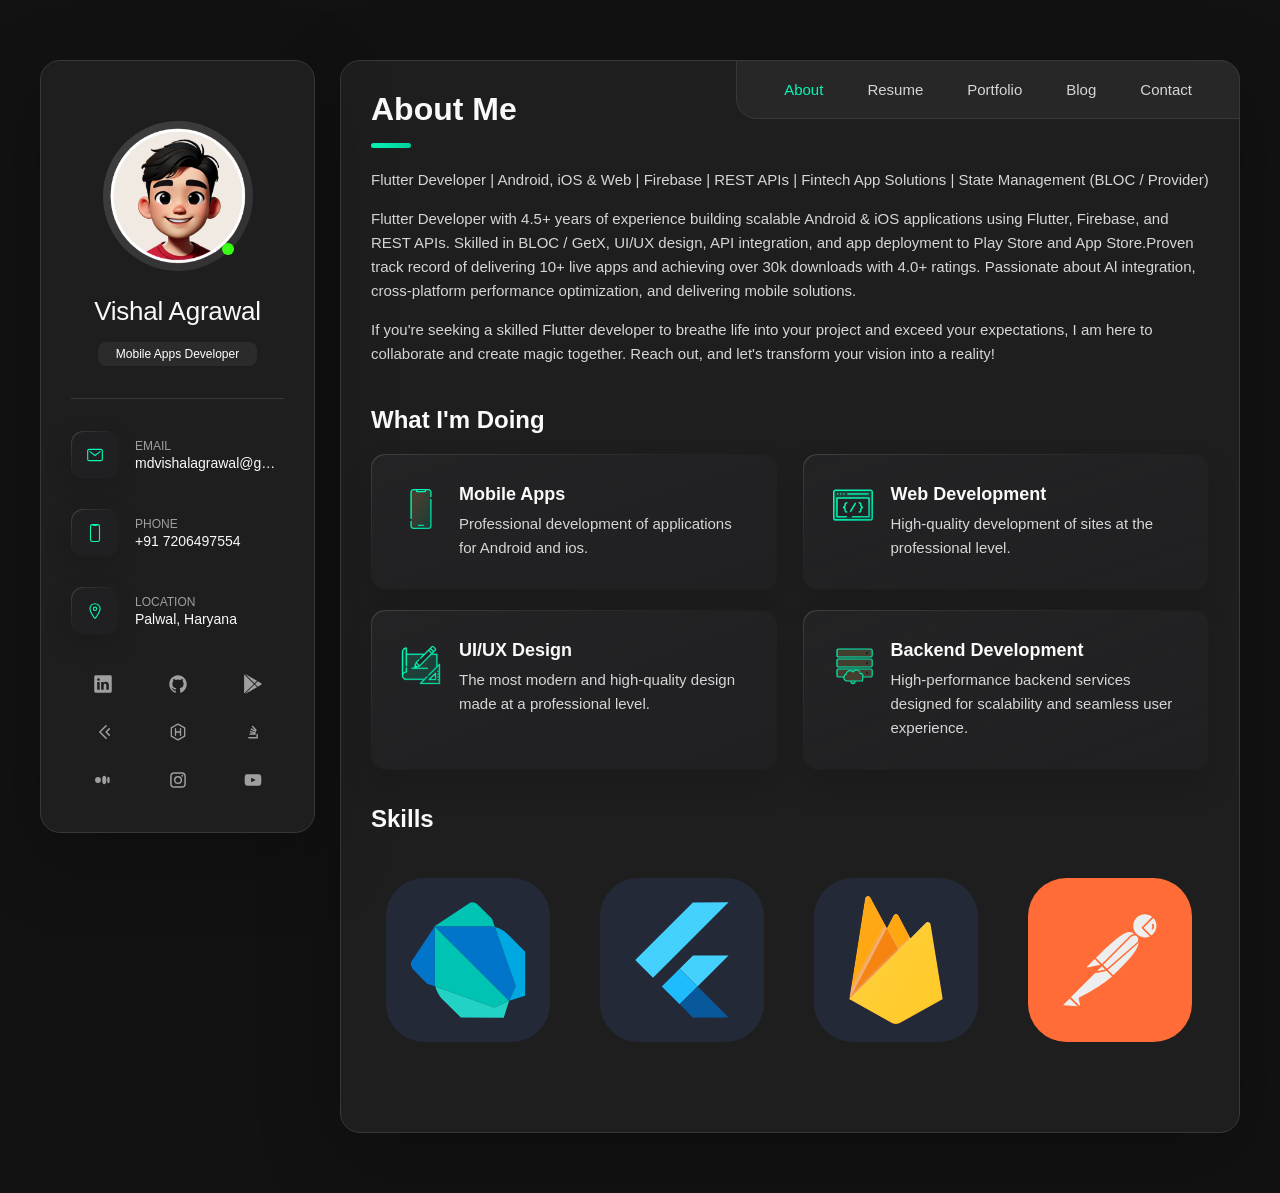
<file: index.html>
<html lang="en">
   <head>
      <meta charset="UTF-8">
      <link rel="icon" type="image/png" href="./assets/images/my-avatar.png">
      <meta name="viewport" content="width=device-width, initial-scale=1.0">
      <title>Vishal's Personal Portfolio</title>
      <script type="module" crossorigin="" src="./assets/index-DvMZjxsJ.js"></script>
      <link rel="stylesheet" crossorigin="" href="./assets/index-D-4-gm_i.css">
   </head>
   <body>
      <div id="app">
         <main>
            <aside class="sidebar " data-sidebar="true">
               <div class="sidebar-info">
                  <a href="/assets/images/vishu.png" target="_blank" rel="noopener noreferrer" title="Click me!">
                     <figure class="avatar-box"><img alt="Vishal Agrawal" width="80" src="/assets/images/my-avatar.png"><span class="active-status" title="Available for work!"></span></figure>
                  </a>
                  <div class="info-content">
                     <h1 class="name" title="Vishal Agrawal">Vishal Agrawal</h1>
                     <p class="title">Mobile Apps Developer</p>
                  </div>
                  <button class="info_more-btn" data-sidebar-btn="true">
                     <span>Show Contacts</span>
                     <svg stroke="currentColor" fill="currentColor" stroke-width="0" viewBox="0 0 512 512" height="1em" width="1em" xmlns="http://www.w3.org/2000/svg">
                        <path fill="none" stroke-linecap="round" stroke-linejoin="round" stroke-width="48" d="m112 184 144 144 144-144"></path>
                     </svg>
                  </button>
               </div>
               <div class="sidebar-info_more">
                  <div class="separator"></div>
                  <ul class="contacts-list">
                     <li class="contact-item">
                        <div class="icon-box">
                           <svg stroke="currentColor" fill="currentColor" stroke-width="0" viewBox="0 0 512 512" height="1em" width="1em" xmlns="http://www.w3.org/2000/svg">
                              <rect width="416" height="320" x="48" y="96" fill="none" stroke-linecap="round" stroke-linejoin="round" stroke-width="32" rx="40" ry="40"></rect>
                              <path fill="none" stroke-linecap="round" stroke-linejoin="round" stroke-width="32" d="m112 160 144 112 144-112"></path>
                           </svg>
                        </div>
                        <div class="contact-info">
                           <p class="contact-title">Email</p>
                           <a href="mailto:mdvishalagrawal@gmail.com" class="contact-link">mdvishalagrawal@gmail.com</a>
                        </div>
                     </li>
                     <li class="contact-item">
                        <div class="icon-box">
                           <svg stroke="currentColor" fill="currentColor" stroke-width="0" viewBox="0 0 512 512" height="1em" width="1em" xmlns="http://www.w3.org/2000/svg">
                              <rect width="256" height="480" x="128" y="16" fill="none" stroke-linecap="round" stroke-linejoin="round" stroke-width="32" rx="48" ry="48"></rect>
                              <path fill="none" stroke-linecap="round" stroke-linejoin="round" stroke-width="32" d="M176 16h24a8 8 0 0 1 8 8h0a16 16 0 0 0 16 16h64a16 16 0 0 0 16-16h0a8 8 0 0 1 8-8h24"></path>
                           </svg>
                        </div>
                        <div class="contact-info">
                           <p class="contact-title">Phone</p>
                           <a href="https://wa.me/917206497554" target="_blank" class="contact-link">+91 7206497554</a>
                        </div>
                     </li>
                     <li class="contact-item">
                        <div class="icon-box">
                           <svg stroke="currentColor" fill="currentColor" stroke-width="0" viewBox="0 0 512 512" height="1em" width="1em" xmlns="http://www.w3.org/2000/svg">
                              <path fill="none" stroke-linecap="round" stroke-linejoin="round" stroke-width="32" d="M256 48c-79.5 0-144 61.39-144 137 0 87 96 224.87 131.25 272.49a15.77 15.77 0 0 0 25.5 0C304 409.89 400 272.07 400 185c0-75.61-64.5-137-144-137z"></path>
                              <circle cx="256" cy="192" r="48" fill="none" stroke-linecap="round" stroke-linejoin="round" stroke-width="32"></circle>
                           </svg>
                        </div>
                        <div class="contact-info">
                           <p class="contact-title">Location</p>
                           <a href="https://www.google.com/maps/place/Palwal,+Haryana" target="_blank" class="contact-link">Palwal, Haryana</a>
                        </div>
                     </li>
                  </ul>
                  <div class="separator"></div>
                  <ul class="social-list">
                     <li class="social-item">
                        <a href="https://www.linkedin.com/in/vishalagrawal246/" target="_blank" class="social-link" aria-label="LinkedIn">
                           <svg stroke="currentColor" fill="currentColor" stroke-width="0" viewBox="0 0 512 512" height="1em" width="1em" xmlns="http://www.w3.org/2000/svg">
                              <path d="M444.17 32H70.28C49.85 32 32 46.7 32 66.89v374.72C32 461.91 49.85 480 70.28 480h373.78c20.54 0 35.94-18.21 35.94-38.39V66.89C480.12 46.7 464.6 32 444.17 32zm-273.3 373.43h-64.18V205.88h64.18zM141 175.54h-.46c-20.54 0-33.84-15.29-33.84-34.43 0-19.49 13.65-34.42 34.65-34.42s33.85 14.82 34.31 34.42c-.01 19.14-13.31 34.43-34.66 34.43zm264.43 229.89h-64.18V296.32c0-26.14-9.34-44-32.56-44-17.74 0-28.24 12-32.91 23.69-1.75 4.2-2.22 9.92-2.22 15.76v113.66h-64.18V205.88h64.18v27.77c9.34-13.3 23.93-32.44 57.88-32.44 42.13 0 74 27.77 74 87.64z"></path>
                           </svg>
                        </a>
                     </li>
                     <li class="social-item">
                        <a href="https://github.com/vishalagrawal246" target="_blank" class="social-link" aria-label="GitHub">
                           <svg stroke="currentColor" fill="currentColor" stroke-width="0" viewBox="0 0 512 512" height="1em" width="1em" xmlns="http://www.w3.org/2000/svg">
                              <path d="M256 32C132.3 32 32 134.9 32 261.7c0 101.5 64.2 187.5 153.2 217.9a17.56 17.56 0 0 0 3.8.4c8.3 0 11.5-6.1 11.5-11.4 0-5.5-.2-19.9-.3-39.1a102.4 102.4 0 0 1-22.6 2.7c-43.1 0-52.9-33.5-52.9-33.5-10.2-26.5-24.9-33.6-24.9-33.6-19.5-13.7-.1-14.1 1.4-14.1h.1c22.5 2 34.3 23.8 34.3 23.8 11.2 19.6 26.2 25.1 39.6 25.1a63 63 0 0 0 25.6-6c2-14.8 7.8-24.9 14.2-30.7-49.7-5.8-102-25.5-102-113.5 0-25.1 8.7-45.6 23-61.6-2.3-5.8-10-29.2 2.2-60.8a18.64 18.64 0 0 1 5-.5c8.1 0 26.4 3.1 56.6 24.1a208.21 208.21 0 0 1 112.2 0c30.2-21 48.5-24.1 56.6-24.1a18.64 18.64 0 0 1 5 .5c12.2 31.6 4.5 55 2.2 60.8 14.3 16.1 23 36.6 23 61.6 0 88.2-52.4 107.6-102.3 113.3 8 7.1 15.2 21.1 15.2 42.5 0 30.7-.3 55.5-.3 63 0 5.4 3.1 11.5 11.4 11.5a19.35 19.35 0 0 0 4-.4C415.9 449.2 480 363.1 480 261.7 480 134.9 379.7 32 256 32z"></path>
                           </svg>
                        </a>
                     </li>
                     <li class="social-item">
                        <a href="https://play.google.com/store/apps/dev?id=5155303935666217732" target="_blank" class="social-link" aria-label="Play Console">
                           <svg stroke="currentColor" fill="currentColor" stroke-width="0" viewBox="5 2 41 46" height="1em" width="1em" xmlns="http://www.w3.org/2000/svg">
                              <path d="M 7.125 2 L 28.78125 23.5 L 34.71875 17.5625 L 8.46875 2.40625 C 8.03125 2.152344 7.5625 2.011719 7.125 2 Z M 5.3125 3 C 5.117188 3.347656 5 3.757813 5 4.21875 L 5 46 C 5 46.335938 5.070313 46.636719 5.1875 46.90625 L 27.34375 24.90625 Z M 36.53125 18.59375 L 30.1875 24.90625 L 36.53125 31.1875 L 44.28125 26.75 C 45.382813 26.113281 45.539063 25.304688 45.53125 24.875 C 45.519531 24.164063 45.070313 23.5 44.3125 23.09375 C 43.652344 22.738281 38.75 19.882813 36.53125 18.59375 Z M 28.78125 26.3125 L 6.9375 47.96875 C 7.300781 47.949219 7.695313 47.871094 8.0625 47.65625 C 8.917969 47.160156 26.21875 37.15625 26.21875 37.15625 L 34.75 32.25 Z"></path>
                           </svg>
                        </a>
                     </li>
                     <li class="social-item">
                        <a href="https://leetcode.com/u/kaka1996/" target="_blank" class="social-link" aria-label="LeetCode">
                           <svg stroke="currentColor" fill="none" stroke-width="1.8" viewBox="0 0 24 24" height="1em" width="1em" xmlns="http://www.w3.org/2000/svg">
                              <path d="M15.75 4.5 8.25 12l7.5 7.5" stroke-linecap="round" stroke-linejoin="round"></path>
                              <path d="M19.5 8.25 15.75 12l3.75 3.75" stroke-linecap="round" stroke-linejoin="round"></path>
                           </svg>
                        </a>
                     </li>
                     <li class="social-item">
                        <a href="https://www.hackerrank.com/profile/kaka1996" target="_blank" class="social-link" aria-label="HackerRank">
                           <svg stroke="currentColor" fill="none" stroke-width="1.6" viewBox="0 0 24 24" height="1em" width="1em" xmlns="http://www.w3.org/2000/svg">
                              <path d="M12 2.5 4 7v10l8 4.5 8-4.5V7L12 2.5Z" stroke-linejoin="round"></path>
                              <path d="M9 8v8M15 8v8M9 12h6" stroke-linecap="round"></path>
                           </svg>
                        </a>
                     </li>
                     <li class="social-item">
                        <a href="https://stackoverflow.com/users/9194671/vishal-agrawal" target="_blank" class="social-link" aria-label="Stack Overflow">
                           <svg stroke="currentColor" fill="none" stroke-width="1.7" viewBox="0 0 24 24" height="1em" width="1em" xmlns="http://www.w3.org/2000/svg">
                              <path d="M7 19h10v-4M8.5 14.5h6M9 11.5l5.5 1.5M10 8.5l5 2.5M11.5 5.5l4 4" stroke-linecap="round"></path>
                           </svg>
                        </a>
                     </li>
                     <li class="social-item">
                        <a href="https://medium.com/@vishuapps" target="_blank" class="social-link" aria-label="Medium">
                           <svg stroke="currentColor" fill="currentColor" stroke-width="0" viewBox="0 0 24 24" height="1em" width="1em" xmlns="http://www.w3.org/2000/svg">
                              <circle cx="6" cy="12" r="3.5"></circle>
                              <ellipse cx="13.5" cy="12" rx="2.5" ry="5"></ellipse>
                              <ellipse cx="18.5" cy="12" rx="1.5" ry="4"></ellipse>
                           </svg>
                        </a>
                     </li>
                     <li class="social-item">
                        <a href="https://www.instagram.com/vishu_apps/" target="_blank" class="social-link" aria-label="Instagram">
                           <svg stroke="currentColor" fill="none" stroke-width="1.8" viewBox="0 0 24 24" height="1em" width="1em" xmlns="http://www.w3.org/2000/svg">
                              <rect x="3.5" y="3.5" width="17" height="17" rx="4"></rect>
                              <circle cx="12" cy="12" r="4"></circle>
                              <circle cx="17.2" cy="6.8" r="1.1" fill="currentColor" stroke="none"></circle>
                           </svg>
                        </a>
                     </li>
                     <li class="social-item">
                        <a href="https://www.youtube.com/@vishuapps" target="_blank" class="social-link" aria-label="YouTube">
                           <svg stroke="currentColor" fill="currentColor" stroke-width="0" viewBox="0 0 24 24" height="1em" width="1em" xmlns="http://www.w3.org/2000/svg">
                              <path d="M21.8 8s-.2-1.4-.8-2c-.8-.8-1.7-.8-2.1-.9C15.6 5 12 5 12 5s-3.6 0-6.9.1c-.4 0-1.3.1-2.1.9-.6.6-.8 2-.8 2S2 9.6 2 11.2v1.6C2 14.4 2.2 16 2.2 16s.2 1.4.8 2c.8.8 1.9.8 2.4.9 1.7.2 6.6.1 6.6.1s3.6 0 6.9-.1c.4 0 1.3-.1 2.1-.9.6-.6.8-2 .8-2s.2-1.6.2-3.2v-1.6C22 9.6 21.8 8 21.8 8zM9.75 14.7V9.3l5.5 2.7-5.5 2.7z"></path>
                           </svg>
                        </a>
                     </li>
                  </ul>
                  
               </div>
            </aside>
            <div class="main-content">
               <nav class="navbar">
                  <ul class="navbar-list">
                     <li class="navbar-item"><button class="navbar-link active" data-nav-link="true">About</button></li>
                     <li class="navbar-item"><button class="navbar-link " data-nav-link="true">Resume</button></li>
                     <li class="navbar-item"><button class="navbar-link " data-nav-link="true">Portfolio</button></li>
                     <li class="navbar-item"><button class="navbar-link " data-nav-link="true">Blog</button></li>
                     <li class="navbar-item"><button class="navbar-link " data-nav-link="true">Contact</button></li>
                  </ul>
               </nav>
               <article class="about active" data-page="about">
                  <header>
                     <h2 class="h2 article-title">About me</h2>
                  </header>
                  <section class="about-text">
                     <p>Flutter Developer | Android, iOS & Web | Firebase | REST APIs | Fintech App Solutions | State Management (BLOC / Provider)</p>
                     <p>Flutter Developer with 4.5+ years of experience building scalable Android & iOS applications using Flutter, Firebase, and REST APIs. Skilled in BLOC / GetX, UI/UX design, API integration, and app deployment to Play Store and App Store.Proven track record of delivering 10+ live apps and achieving over 30k downloads with 4.0+ ratings. Passionate about Al integration, cross-platform performance optimization, and delivering mobile solutions.</p>
                     <p>If you're seeking a skilled Flutter developer to breathe life into your project and exceed your expectations, I am here to collaborate and create magic together. Reach out, and let's transform your vision into a reality!</p>
                  </section>
                  <section class="service">
                     <h3 class="h3 service-title">What i'm doing</h3>
                     <ul class="service-list">
                        <li class="service-item">
                           <div class="service-icon-box"><img alt="mobile app icon" width="40" src="/assets/images/icon-app.svg"></div>
                           <div class="service-content-box">
                              <h4 class="h4 service-item-title">Mobile Apps</h4>
                              <p class="service-item-text">Professional development of applications for Android and ios.</p>
                           </div>
                        </li>
                        <li class="service-item">
                           <div class="service-icon-box"><img alt="Web development icon" width="40" src="/assets/images/icon-dev.svg"></div>
                           <div class="service-content-box">
                              <h4 class="h4 service-item-title">Web development</h4>
                              <p class="service-item-text">High-quality development of sites at the professional level.</p>
                           </div>
                        </li>
                        <li class="service-item">
                           <div class="service-icon-box"><img alt="design icon" width="40" src="/assets/images/icon-design.svg"></div>
                           <div class="service-content-box">
                              <h4 class="h4 service-item-title">UI/UX Design</h4>
                              <p class="service-item-text">The most modern and high-quality design made at a professional level.</p>
                           </div>
                        </li>
                        <li class="service-item">
                           <div class="service-icon-box"><img alt="camera icon" width="40" src="/assets/images/icon-backend.svg"></div>
                           <div class="service-content-box">
                              <h4 class="h4 service-item-title">Backend Development</h4>
                              <p class="service-item-text">High-performance backend services designed for scalability and seamless user experience.</p>
                           </div>
                        </li>
                     </ul>
                  </section>
                  <section class="clients">
                     <h3 class="h3 clients-title">Skills</h3>
                     <ul class="clients-list has-scrollbar">
                        <li class="clients-item"><a href="https://dart.dev/" target="_blank"><img alt="client logo" src="/assets/skills/Dart.svg" style="filter: none;"></a></li>
                        <li class="clients-item"><a href="https://flutter.dev/" target="_blank"><img alt="client logo" src="/assets/skills/Flutter.svg"></a></li>
                        <li class="clients-item"><a href="https://firebase.google.com/" target="_blank"><img alt="client logo" src="/assets/skills/Firebase.svg"></a></li>
                        <li class="clients-item"><a href="https://www.postman.com/" target="_blank"><img alt="client logo" src="/assets/skills/Postman.svg"></a></li>
                        <li class="clients-item"><a href="https://www.canva.com/" target="_blank"><img alt="client logo" src="/assets/skills/canva.svg"></a></li>
                        <li class="clients-item"><a href="https://www.java.com/" target="_blank"><img alt="client logo" src="/assets/skills/java.svg"></a></li>
                        <li class="clients-item"><a href="https://www.github.com/" target="_blank"><img alt="client logo" src="/assets/skills/git.svg"></a></li>
                        <li class="clients-item"><a href="https://www.vscode.dev/" target="_blank"><img alt="client logo" src="/assets/skills/vsCode.svg"></a></li>
                        <li class="clients-item"><a href="https://developer.android.com/studio" target="_blank"><img alt="client logo" src="/assets/skills/AndroidStudio.svg"></a></li>
                        <li class="clients-item"><a href="https://developer.apple.com/xcode/" target="_blank"><img alt="client logo" src="/assets/skills/Xcode.svg"></a></li>
                     </ul>
                  </section>
               </article>
               <article class="resume " data-page="resume">
                  <header>
                     <h2 class="h2 article-title">Resume</h2>
                  </header>
                  <section class="timeline">
                     <div class="title-wrapper">
                        <div class="icon-box">
                           <svg stroke="currentColor" fill="currentColor" stroke-width="0" viewBox="0 0 512 512" height="1em" width="1em" xmlns="http://www.w3.org/2000/svg">
                              <path fill="none" stroke-linecap="round" stroke-linejoin="round" stroke-width="32" d="M256 160c16-63.16 76.43-95.41 208-96a15.94 15.94 0 0 1 16 16v288a16 16 0 0 1-16 16c-128 0-177.45 25.81-208 64-30.37-38-80-64-208-64-9.88 0-16-8.05-16-17.93V80a15.94 15.94 0 0 1 16-16c131.57.59 192 32.84 208 96zm0 0v288"></path>
                           </svg>
                        </div>
                        <h3 class="h3">Education</h3>
                     </div>
                     <ol class="timeline-list">
                        <li class="timeline-item">
                           <h4 class="h4 timeline-item-title">Advanced Institute of Technology & Management (Palwal), affiliated with J.C. Bose University of Science and Technology, YMCA, Faridabad</h4>
                           <p class="timeline-text">Master of Computer Applications (MCA) - 8.76 CGPA</p>
                           <span>2018 — 2021</span>
                        </li>
                        <li class="timeline-item">
                           <h4 class="h4 timeline-item-title">DAV Centenary College (Faridabad)</h4>
                           <p class="timeline-text">Bachelor of Science (B.sc.) - 74%</p>
                           <span>2014 — 2017</span>
                        </li>
                     </ol>
                  </section>
                  <section class="timeline">
                     <div class="title-wrapper">
                        <div class="icon-box">
                           <svg stroke="currentColor" fill="currentColor" stroke-width="0" viewBox="0 0 512 512" height="1em" width="1em" xmlns="http://www.w3.org/2000/svg">
                              <path fill="none" stroke-linecap="round" stroke-linejoin="round" stroke-width="32" d="M256 160c16-63.16 76.43-95.41 208-96a15.94 15.94 0 0 1 16 16v288a16 16 0 0 1-16 16c-128 0-177.45 25.81-208 64-30.37-38-80-64-208-64-9.88 0-16-8.05-16-17.93V80a15.94 15.94 0 0 1 16-16c131.57.59 192 32.84 208 96zm0 0v288"></path>
                           </svg>
                        </div>
                        <h3 class="h3">Experience</h3>
                     </div>
                     <ol class="timeline-list">
                        <li class="timeline-item">
                           <h4 class="h4 timeline-item-title">Flutter Developer</h4>
                           <p class="timeline-text">The Card Company (TCC)</p>
                           <span data-start-date="2026-01-01" data-end-date="present">Jan, 2026 - Present &nbsp; • <span class="duration">2 mo</span></span>
                           <p class="timeline-text"><i>Gurugram</i></p>
                           <ul class="timeline-text">
                              <li>Implemented biometric authentication POC to generate public key and digital signature for secure transaction validation.</li>
                              <li>Integrated UPI Intent flow enabling app visibility inside third-party UPI payment applications.</li>
                              <li>Completed 16 KB page optimization task improving performance compliance.</li>
                              <li>Developed Silver Locker UI module (integration pending).</li>
                              <li>Currently building Family Payments module with about 40% of the UI completed.</li>
                           </ul>
                        </li>
                        <li class="timeline-item">
                           <h4 class="h4 timeline-item-title">Sr. Software Engineer</h4>
                           <p class="timeline-text">Progmattic Ai</p>
                           <span data-start-date="2025-03-01" data-end-date="2025-12-01">Mar, 2025 - Dec, 2025 &nbsp; • <span class="duration">9 mo</span></span>
                           <p class="timeline-text"><i>Remote</i></p>
                           <ul class="timeline-text">
                              <li>Built a crypto-to-Naira conversion app in Flutter with Provider, integrating REST APIs, responsive UI, virtual cards, bill payments, wallet-to-bank transfers, virtual accounts, and analytics flow charts.</li>
                              <li>Diagnosed and fixed around 20 Google Play Console ANR issues in a native Android crypto app built with Java.</li>
                              <li>Updated a video streaming app to Flutter v3.32.6, improved the UI, and integrated Razorpay payments.</li>
                              <li>Built an e-commerce app from scratch with 20+ screens using Flutter, BLOC/Cubit, API integration, and extensive bug fixing.</li>
                           </ul>
                        </li>
                        <li class="timeline-item">
                           <h4 class="h4 timeline-item-title">Sr. Software Engineer</h4>
                           <p class="timeline-text">Deligence Technologies Inc.</p>
                           <span data-start-date="2021-11-01" data-end-date="2024-11-01">Nov, 2021 - Nov, 2024 &nbsp; • <span class="duration">3 yr 0 mo</span></span>
                           <p class="timeline-text"><i>New Delhi</i></p>
                           <ul class="timeline-text">
                              <li>Worked on Cuddi, a dating and revenue-focused social platform for Android, iOS, and web using Flutter and Bloc.</li>
                              <li>Completed 100+ Jira tasks on schedule while maintaining delivery quality.</li>
                              <li>Implemented deep linking for profile sharing and built app wallet plus likes/comments features with API and Bloc integration.</li>
                              <li>Integrated Firebase Cloud Messaging for real-time notifications and collaborated with backend services built on Node, Express, MongoDB, and Firebase.</li>
                              <li>Delivered independent projects including Hookup4u, MoolahMate, Meditation/Music App, Travelbot, and five original Flutter/FlutterFlow apps across Android, iOS, and web.</li>
                           </ul>
                        </li>
                        <li class="timeline-item">
                           <h4 class="h4 timeline-item-title">Flutter Developer</h4>
                           <p class="timeline-text">SDLC Corp.</p>
                           <span data-start-date="2021-02-01" data-end-date="2021-10-01">Feb, 2021 - Oct, 2021 &nbsp; • <span class="duration">8 mo</span></span>
                           <p class="timeline-text"><i>Remote</i></p>
                           <ul class="timeline-text">
                              <li>Worked as a Software Associate Developer on Flutter app development for Android and iOS.</li>
                              <li>Built three Flutter/Dart apps from scratch using Google Maps, Google Places API, Stripe, Firebase Realtime Database, BLE, Braintree, and MongoDB.</li>
                           </ul>
                        </li>
                     </ol>
                  </section>
                  <button class="form-btn" type="button" data-form-btn="true">
                     <svg stroke="currentColor" fill="currentColor" stroke-width="0" viewBox="0 0 512 512" height="1em" width="1em" xmlns="http://www.w3.org/2000/svg">
                        <path fill="none" stroke-linejoin="round" stroke-width="32" d="M416 221.25V416a48 48 0 0 1-48 48H144a48 48 0 0 1-48-48V96a48 48 0 0 1 48-48h98.75a32 32 0 0 1 22.62 9.37l141.26 141.26a32 32 0 0 1 9.37 22.62z"></path>
                        <path fill="none" stroke-linecap="round" stroke-linejoin="round" stroke-width="32" d="M256 56v120a32 32 0 0 0 32 32h120m-232 80h160m-160 80h160"></path>
                     </svg>
                     <span>Download CV</span>
                  </button>
               </article>
               <article class="portfolio " data-page="portfolio">
                  <header>
                     <h2 class="h2 article-title">Portfolio</h2>
                  </header>
                  <section class="projects">
                     <ul class="filter-list">
                        <li class="filter-item"><button class="active" data-filter-btn="true">All</button></li>
                        <li class="filter-item"><button class="" data-filter-btn="true">Applications</button></li>
                        <li class="filter-item"><button class="" data-filter-btn="true">Web development</button></li>
                        <li class="filter-item"><button class="" data-filter-btn="true">UI/UX</button></li>
                        <li class="filter-item"><button class="" data-filter-btn="true">Animations</button></li>
                     </ul>
                     <div class="filter-select-box">
                        <button class="filter-select " data-select="true">
                           <div class="select-value" data-selecct-value="true">Select category</div>
                           <div class="select-icon">
                              <svg stroke="currentColor" fill="currentColor" stroke-width="0" viewBox="0 0 512 512" height="1em" width="1em" xmlns="http://www.w3.org/2000/svg">
                                 <path fill="none" stroke-linecap="round" stroke-linejoin="round" stroke-width="48" d="m112 184 144 144 144-144"></path>
                              </svg>
                           </div>
                        </button>
                        <ul class="select-list">
                           <li class="select-item"><button data-select-item="true">All</button></li>
                           <li class="select-item"><button data-select-item="true">Applications</button></li>
                           <li class="select-item"><button data-select-item="true">Web development</button></li>
                           <li class="select-item"><button data-select-item="true">UI/UX</button></li>
                        </ul>
                     </div>
                     <ul class="project-list">
                        <li class="project-item active">
                           <a href="https://play.google.com/store/apps/details?id=com.chia.hawaiimeetup" target="_blank" rel="noreferrer">
                              <figure class="project-img">
                                 <div class="project-item-icon-box">
                                    <svg stroke="currentColor" fill="currentColor" stroke-width="0" viewBox="0 0 512 512" height="1em" width="1em" xmlns="http://www.w3.org/2000/svg">
                                       <path fill="none" stroke-linecap="round" stroke-linejoin="round" stroke-width="32" d="M255.66 112c-77.94 0-157.89 45.11-220.83 135.33a16 16 0 0 0-.27 17.77C82.92 340.8 161.8 400 255.66 400c92.84 0 173.34-59.38 221.79-135.25a16.14 16.14 0 0 0 0-17.47C428.89 172.28 347.8 112 255.66 112z"></path>
                                       <circle cx="256" cy="256" r="80" fill="none" stroke-miterlimit="10" stroke-width="32"></circle>
                                    </svg>
                                 </div>
                                 <img alt="Dating App" loading="lazy" src="/assets/projects/hmu.png">
                              </figure>
                              <h3 class="project-title">Dating App</h3>
                              <p class="project-category">Applications</p>
                           </a>
                        </li>
                        <li class="project-item active">
                           <a href="/assets/projects/hookup.html" target="_blank" rel="noreferrer">
                              <figure class="project-img">
                                 <div class="project-item-icon-box">
                                    <svg stroke="currentColor" fill="currentColor" stroke-width="0" viewBox="0 0 512 512" height="1em" width="1em" xmlns="http://www.w3.org/2000/svg">
                                       <path fill="none" stroke-linecap="round" stroke-linejoin="round" stroke-width="32" d="M255.66 112c-77.94 0-157.89 45.11-220.83 135.33a16 16 0 0 0-.27 17.77C82.92 340.8 161.8 400 255.66 400c92.84 0 173.34-59.38 221.79-135.25a16.14 16.14 0 0 0 0-17.47C428.89 172.28 347.8 112 255.66 112z"></path>
                                       <circle cx="256" cy="256" r="80" fill="none" stroke-miterlimit="10" stroke-width="32"></circle>
                                    </svg>
                                 </div>
                                 <img alt="Tinder Clone" loading="lazy" src="/assets/projects/hookup.png">
                              </figure>
                              <h3 class="project-title">Tinder Clone</h3>
                              <p class="project-category">Applications</p>
                           </a>
                        </li>
                        <li class="project-item active">
                           <a href="/assets/projects/pdfai.png" target="_blank" rel="noreferrer">
                              <figure class="project-img">
                                 <div class="project-item-icon-box">
                                    <svg stroke="currentColor" fill="currentColor" stroke-width="0" viewBox="0 0 512 512" height="1em" width="1em" xmlns="http://www.w3.org/2000/svg">
                                       <path fill="none" stroke-linecap="round" stroke-linejoin="round" stroke-width="32" d="M255.66 112c-77.94 0-157.89 45.11-220.83 135.33a16 16 0 0 0-.27 17.77C82.92 340.8 161.8 400 255.66 400c92.84 0 173.34-59.38 221.79-135.25a16.14 16.14 0 0 0 0-17.47C428.89 172.28 347.8 112 255.66 112z"></path>
                                       <circle cx="256" cy="256" r="80" fill="none" stroke-miterlimit="10" stroke-width="32"></circle>
                                    </svg>
                                 </div>
                                 <img alt="pdfai" loading="lazy" src="/assets/projects/pdfai.png">
                              </figure>
                              <h3 class="project-title">PDF Reader</h3>
                              <p class="project-category">Applications</p>
                           </a>
                        </li>
                        <li class="project-item active">
                           <a href="https://play.google.com/store/apps/details?id=com.vishuApps.chit_chat" target="_blank" rel="noreferrer">
                              <figure class="project-img">
                                 <div class="project-item-icon-box">
                                    <svg stroke="currentColor" fill="currentColor" stroke-width="0" viewBox="0 0 512 512" height="1em" width="1em" xmlns="http://www.w3.org/2000/svg">
                                       <path fill="none" stroke-linecap="round" stroke-linejoin="round" stroke-width="32" d="M255.66 112c-77.94 0-157.89 45.11-220.83 135.33a16 16 0 0 0-.27 17.77C82.92 340.8 161.8 400 255.66 400c92.84 0 173.34-59.38 221.79-135.25a16.14 16.14 0 0 0 0-17.47C428.89 172.28 347.8 112 255.66 112z"></path>
                                       <circle cx="256" cy="256" r="80" fill="none" stroke-miterlimit="10" stroke-width="32"></circle>
                                    </svg>
                                 </div>
                                 <img alt="ChitChat" loading="lazy" src="/assets/projects/chitchat.webp">
                              </figure>
                              <h3 class="project-title">ChitChat</h3>
                              <p class="project-category">Applications</p>
                           </a>
                        </li>
                        <li class="project-item active">
                           <a href="https://play.google.com/store/apps/details?id=com.vishuapps.hd_wallpapers" target="_blank" rel="noreferrer">
                              <figure class="project-img">
                                 <div class="project-item-icon-box">
                                    <svg stroke="currentColor" fill="currentColor" stroke-width="0" viewBox="0 0 512 512" height="1em" width="1em" xmlns="http://www.w3.org/2000/svg">
                                       <path fill="none" stroke-linecap="round" stroke-linejoin="round" stroke-width="32" d="M255.66 112c-77.94 0-157.89 45.11-220.83 135.33a16 16 0 0 0-.27 17.77C82.92 340.8 161.8 400 255.66 400c92.84 0 173.34-59.38 221.79-135.25a16.14 16.14 0 0 0 0-17.47C428.89 172.28 347.8 112 255.66 112z"></path>
                                       <circle cx="256" cy="256" r="80" fill="none" stroke-miterlimit="10" stroke-width="32"></circle>
                                    </svg>
                                 </div>
                                 <img alt="HD Wallpapers" loading="lazy" src="/assets/projects/wallpaper.png">
                              </figure>
                              <h3 class="project-title">Wallpapers App</h3>
                              <p class="project-category">Applications</p>
                           </a>
                        </li>
                        <li class="project-item active">
                           <a href="https://play.google.com/store/apps/details?id=com.vishuapps.instant_message" target="_blank" rel="noreferrer">
                              <figure class="project-img">
                                 <div class="project-item-icon-box">
                                    <svg stroke="currentColor" fill="currentColor" stroke-width="0" viewBox="0 0 512 512" height="1em" width="1em" xmlns="http://www.w3.org/2000/svg">
                                       <path fill="none" stroke-linecap="round" stroke-linejoin="round" stroke-width="32" d="M255.66 112c-77.94 0-157.89 45.11-220.83 135.33a16 16 0 0 0-.27 17.77C82.92 340.8 161.8 400 255.66 400c92.84 0 173.34-59.38 221.79-135.25a16.14 16.14 0 0 0 0-17.47C428.89 172.28 347.8 112 255.66 112z"></path>
                                       <circle cx="256" cy="256" r="80" fill="none" stroke-miterlimit="10" stroke-width="32"></circle>
                                    </svg>
                                 </div>
                                 <img alt="instant_message" loading="lazy" src="/assets/projects/im.png">
                              </figure>
                              <h3 class="project-title">Instant Message</h3>
                              <p class="project-category">Applications</p>
                           </a>
                        </li>
                        <li class="project-item active">
                           <a href="https://www.quickchain.app/" target="_blank" rel="noreferrer">
                              <figure class="project-img">
                                 <div class="project-item-icon-box">
                                    <svg stroke="currentColor" fill="currentColor" stroke-width="0" viewBox="0 0 512 512" height="1em" width="1em" xmlns="http://www.w3.org/2000/svg">
                                       <path fill="none" stroke-linecap="round" stroke-linejoin="round" stroke-width="32" d="M255.66 112c-77.94 0-157.89 45.11-220.83 135.33a16 16 0 0 0-.27 17.77C82.92 340.8 161.8 400 255.66 400c92.84 0 173.34-59.38 221.79-135.25a16.14 16.14 0 0 0 0-17.47C428.89 172.28 347.8 112 255.66 112z"></path>
                                       <circle cx="256" cy="256" r="80" fill="none" stroke-miterlimit="10" stroke-width="32"></circle>
                                    </svg>
                                 </div>
                                 <img alt="Crypto Converter App" loading="lazy" src="/assets/projects/quickchain.png">
                              </figure>
                              <h3 class="project-title">Crypto Converter App</h3>
                              <p class="project-category">Applications</p>
                           </a>
                        </li>
                        <li class="project-item active">
                           <a href="https://www.thequchange.com/" target="_blank" rel="noreferrer">
                              <figure class="project-img">
                                 <div class="project-item-icon-box">
                                    <svg stroke="currentColor" fill="currentColor" stroke-width="0" viewBox="0 0 512 512" height="1em" width="1em" xmlns="http://www.w3.org/2000/svg">
                                       <path fill="none" stroke-linecap="round" stroke-linejoin="round" stroke-width="32" d="M255.66 112c-77.94 0-157.89 45.11-220.83 135.33a16 16 0 0 0-.27 17.77C82.92 340.8 161.8 400 255.66 400c92.84 0 173.34-59.38 221.79-135.25a16.14 16.14 0 0 0 0-17.47C428.89 172.28 347.8 112 255.66 112z"></path>
                                       <circle cx="256" cy="256" r="80" fill="none" stroke-miterlimit="10" stroke-width="32"></circle>
                                    </svg>
                                 </div>
                                 <img alt="Crypto Converter App" loading="lazy" src="/assets/projects/quchange.png">
                              </figure>
                              <h3 class="project-title">Crypto Converter App (Native)</h3>
                              <p class="project-category">Applications</p>
                           </a>
                        </li>
                        <!-- <li class="project-item active">
                           <a href="https://tikutv.com/" target="_blank" rel="noreferrer">
                              <figure class="project-img">
                                 <div class="project-item-icon-box">
                                    <svg stroke="currentColor" fill="currentColor" stroke-width="0" viewBox="0 0 512 512" height="1em" width="1em" xmlns="http://www.w3.org/2000/svg">
                                       <path fill="none" stroke-linecap="round" stroke-linejoin="round" stroke-width="32" d="M255.66 112c-77.94 0-157.89 45.11-220.83 135.33a16 16 0 0 0-.27 17.77C82.92 340.8 161.8 400 255.66 400c92.84 0 173.34-59.38 221.79-135.25a16.14 16.14 0 0 0 0-17.47C428.89 172.28 347.8 112 255.66 112z"></path>
                                       <circle cx="256" cy="256" r="80" fill="none" stroke-miterlimit="10" stroke-width="32"></circle>
                                    </svg>
                                 </div>
                                 <img alt="Tiku TV App" loading="lazy" src="/assets/projects/tikutv.png">
                              </figure>
                              <h3 class="project-title">Tiku TV App</h3>
                              <p class="project-category">Applications</p>
                           </a>
                        </li> -->
                        <li class="project-item active">
                           <a href="https://play.google.com/store/apps/details?id=com.passionplay.app" target="_blank" rel="noreferrer">
                              <figure class="project-img">
                                 <div class="project-item-icon-box">
                                    <svg stroke="currentColor" fill="currentColor" stroke-width="0" viewBox="0 0 512 512" height="1em" width="1em" xmlns="http://www.w3.org/2000/svg">
                                       <path fill="none" stroke-linecap="round" stroke-linejoin="round" stroke-width="32" d="M255.66 112c-77.94 0-157.89 45.11-220.83 135.33a16 16 0 0 0-.27 17.77C82.92 340.8 161.8 400 255.66 400c92.84 0 173.34-59.38 221.79-135.25a16.14 16.14 0 0 0 0-17.47C428.89 172.28 347.8 112 255.66 112z"></path>
                                       <circle cx="256" cy="256" r="80" fill="none" stroke-miterlimit="10" stroke-width="32"></circle>
                                    </svg>
                                 </div>
                                 <img alt="Video Streaming App" loading="lazy" src="/assets/projects/pp.png">
                              </figure>
                              <h3 class="project-title">Video Streaming App</h3>
                              <p class="project-category">Applications</p>
                           </a>
                        </li>
                        <li class="project-item active">
                           <a href="/assets/projects/shoppee.png" target="_blank" rel="noreferrer">
                              <figure class="project-img">
                                 <div class="project-item-icon-box">
                                    <svg stroke="currentColor" fill="currentColor" stroke-width="0" viewBox="0 0 512 512" height="1em" width="1em" xmlns="http://www.w3.org/2000/svg">
                                       <path fill="none" stroke-linecap="round" stroke-linejoin="round" stroke-width="32" d="M255.66 112c-77.94 0-157.89 45.11-220.83 135.33a16 16 0 0 0-.27 17.77C82.92 340.8 161.8 400 255.66 400c92.84 0 173.34-59.38 221.79-135.25a16.14 16.14 0 0 0 0-17.47C428.89 172.28 347.8 112 255.66 112z"></path>
                                       <circle cx="256" cy="256" r="80" fill="none" stroke-miterlimit="10" stroke-width="32"></circle>
                                    </svg>
                                 </div>
                                 <img alt="Shoppee Ecommerce App" loading="lazy" src="/assets/projects/shoppee.png">
                              </figure>
                              <h3 class="project-title">Shoppee Ecommerce App</h3>
                              <p class="project-category">Applications</p>
                           </a>
                        </li>
                        <li class="project-item active">
                           <a href="https://play.google.com/store/apps/details?id=com.fypmoney" target="_blank" rel="noreferrer">
                              <figure class="project-img">
                                 <div class="project-item-icon-box">
                                    <svg stroke="currentColor" fill="currentColor" stroke-width="0" viewBox="0 0 512 512" height="1em" width="1em" xmlns="http://www.w3.org/2000/svg">
                                       <path fill="none" stroke-linecap="round" stroke-linejoin="round" stroke-width="32" d="M255.66 112c-77.94 0-157.89 45.11-220.83 135.33a16 16 0 0 0-.27 17.77C82.92 340.8 161.8 400 255.66 400c92.84 0 173.34-59.38 221.79-135.25a16.14 16.14 0 0 0 0-17.47C428.89 172.28 347.8 112 255.66 112z"></path>
                                       <circle cx="256" cy="256" r="80" fill="none" stroke-miterlimit="10" stroke-width="32"></circle>
                                    </svg>
                                 </div>
                                 <img alt="FinTech Wallet & KYC Platform" loading="lazy" src="/assets/projects/tcc.png">
                              </figure>
                              <h3 class="project-title">FinTech Wallet & KYC Platform</h3>
                              <p class="project-category">Applications</p>
                           </a>
                        </li>
                        <li class="project-item active">
                           <a href="https://play.google.com/store/apps/details?id=com.hyla.hylaapp" target="_blank" rel="noreferrer">
                              <figure class="project-img">
                                 <div class="project-item-icon-box">
                                    <svg stroke="currentColor" fill="currentColor" stroke-width="0" viewBox="0 0 512 512" height="1em" width="1em" xmlns="http://www.w3.org/2000/svg">
                                       <path fill="none" stroke-linecap="round" stroke-linejoin="round" stroke-width="32" d="M255.66 112c-77.94 0-157.89 45.11-220.83 135.33a16 16 0 0 0-.27 17.77C82.92 340.8 161.8 400 255.66 400c92.84 0 173.34-59.38 221.79-135.25a16.14 16.14 0 0 0 0-17.47C428.89 172.28 347.8 112 255.66 112z"></path>
                                       <circle cx="256" cy="256" r="80" fill="none" stroke-miterlimit="10" stroke-width="32"></circle>
                                    </svg>
                                 </div>
                                 <img alt="BLE app" loading="lazy" src="/assets/projects/hyla.png">
                              </figure>
                              <h3 class="project-title">Bluetooth Low Energy (BLE) App</h3>
                              <p class="project-category">Applications</p>
                           </a>
                        </li>
                        <li class="project-item active">
                           <a href="https://www.parkopedia.com/" target="_blank" rel="noreferrer">
                              <figure class="project-img">
                                 <div class="project-item-icon-box">
                                    <svg stroke="currentColor" fill="currentColor" stroke-width="0" viewBox="0 0 512 512" height="1em" width="1em" xmlns="http://www.w3.org/2000/svg">
                                       <path fill="none" stroke-linecap="round" stroke-linejoin="round" stroke-width="32" d="M255.66 112c-77.94 0-157.89 45.11-220.83 135.33a16 16 0 0 0-.27 17.77C82.92 340.8 161.8 400 255.66 400c92.84 0 173.34-59.38 221.79-135.25a16.14 16.14 0 0 0 0-17.47C428.89 172.28 347.8 112 255.66 112z"></path>
                                       <circle cx="256" cy="256" r="80" fill="none" stroke-miterlimit="10" stroke-width="32"></circle>
                                    </svg>
                                 </div>
                                 <img alt="parkopedia" loading="lazy" src="/assets/projects/parking.png">
                              </figure>
                              <h3 class="project-title">Parking Assistant App</h3>
                              <p class="project-category">Applications</p>
                           </a>
                        </li>
                        <li class="project-item active">
                           <a href="https://renocrete.in/" target="_blank" rel="noreferrer">
                              <figure class="project-img">
                                 <div class="project-item-icon-box">
                                    <svg stroke="currentColor" fill="currentColor" stroke-width="0" viewBox="0 0 512 512" height="1em" width="1em" xmlns="http://www.w3.org/2000/svg">
                                       <path fill="none" stroke-linecap="round" stroke-linejoin="round" stroke-width="32" d="M255.66 112c-77.94 0-157.89 45.11-220.83 135.33a16 16 0 0 0-.27 17.77C82.92 340.8 161.8 400 255.66 400c92.84 0 173.34-59.38 221.79-135.25a16.14 16.14 0 0 0 0-17.47C428.89 172.28 347.8 112 255.66 112z"></path>
                                       <circle cx="256" cy="256" r="80" fill="none" stroke-miterlimit="10" stroke-width="32"></circle>
                                    </svg>
                                 </div>
                                 <img alt="renocrete" loading="lazy" src="/assets/projects/renocrete.png">
                              </figure>
                              <h3 class="project-title">Renocrete</h3>
                              <p class="project-category">Web development</p>
                           </a>
                        </li>
                        <li class="project-item active">
                           <a href="https://www.sanjolirealign.com/" target="_blank" rel="noreferrer">
                              <figure class="project-img">
                                 <div class="project-item-icon-box">
                                    <svg stroke="currentColor" fill="currentColor" stroke-width="0" viewBox="0 0 512 512" height="1em" width="1em" xmlns="http://www.w3.org/2000/svg">
                                       <path fill="none" stroke-linecap="round" stroke-linejoin="round" stroke-width="32" d="M255.66 112c-77.94 0-157.89 45.11-220.83 135.33a16 16 0 0 0-.27 17.77C82.92 340.8 161.8 400 255.66 400c92.84 0 173.34-59.38 221.79-135.25a16.14 16.14 0 0 0 0-17.47C428.89 172.28 347.8 112 255.66 112z"></path>
                                       <circle cx="256" cy="256" r="80" fill="none" stroke-miterlimit="10" stroke-width="32"></circle>
                                    </svg>
                                 </div>
                                 <img alt="sanjoli" loading="lazy" src="/assets/projects/sanjoli.png">
                              </figure>
                              <h3 class="project-title">Sanjoli's Realign</h3>
                              <p class="project-category">Web development</p>
                           </a>
                        </li>
                        <li class="project-item active">
                           <a href="/assets/projects/logos.png" target="_blank" rel="noreferrer">
                              <figure class="project-img">
                                 <div class="project-item-icon-box">
                                    <svg stroke="currentColor" fill="currentColor" stroke-width="0" viewBox="0 0 512 512" height="1em" width="1em" xmlns="http://www.w3.org/2000/svg">
                                       <path fill="none" stroke-linecap="round" stroke-linejoin="round" stroke-width="32" d="M255.66 112c-77.94 0-157.89 45.11-220.83 135.33a16 16 0 0 0-.27 17.77C82.92 340.8 161.8 400 255.66 400c92.84 0 173.34-59.38 221.79-135.25a16.14 16.14 0 0 0 0-17.47C428.89 172.28 347.8 112 255.66 112z"></path>
                                       <circle cx="256" cy="256" r="80" fill="none" stroke-miterlimit="10" stroke-width="32"></circle>
                                    </svg>
                                 </div>
                                 <img alt="logos" loading="lazy" src="/assets/projects/logos.png">
                              </figure>
                              <h3 class="project-title">Logo Designs</h3>
                              <p class="project-category">UI/UX</p>
                           </a>
                        </li>
                         <li class="project-item active">
                           <a href="https://www.canva.com/design/DAGFLrLi2sA/n20RnFYytHWHjr933pfHDQ/edit?utm_content=DAGFLrLi2sA&utm_campaign=designshare&utm_medium=link2&utm_source=sharebutton" target="_blank" rel="noreferrer">
                              <figure class="project-img">
                                 <div class="project-item-icon-box">
                                    <svg stroke="currentColor" fill="currentColor" stroke-width="0" viewBox="0 0 512 512" height="1em" width="1em" xmlns="http://www.w3.org/2000/svg">
                                       <path fill="none" stroke-linecap="round" stroke-linejoin="round" stroke-width="32" d="M255.66 112c-77.94 0-157.89 45.11-220.83 135.33a16 16 0 0 0-.27 17.77C82.92 340.8 161.8 400 255.66 400c92.84 0 173.34-59.38 221.79-135.25a16.14 16.14 0 0 0 0-17.47C428.89 172.28 347.8 112 255.66 112z"></path>
                                       <circle cx="256" cy="256" r="80" fill="none" stroke-miterlimit="10" stroke-width="32"></circle>
                                    </svg>
                                 </div>
                                 <img alt="Google Play Feature Graphics" loading="lazy" src="/assets/projects/feature_g.png">
                              </figure>
                              <h3 class="project-title">Google Play Feature Graphics</h3>
                              <p class="project-category">UI/UX</p>
                           </a>
                        </li>
                        <li class="project-item active">
                           <a href="/assets/projects/cc_anim.gif" target="_blank" rel="noreferrer">
                              <figure class="project-img">
                                 <div class="project-item-icon-box">
                                    <svg stroke="currentColor" fill="currentColor" stroke-width="0" viewBox="0 0 512 512" height="1em" width="1em" xmlns="http://www.w3.org/2000/svg">
                                       <path fill="none" stroke-linecap="round" stroke-linejoin="round" stroke-width="32" d="M255.66 112c-77.94 0-157.89 45.11-220.83 135.33a16 16 0 0 0-.27 17.77C82.92 340.8 161.8 400 255.66 400c92.84 0 173.34-59.38 221.79-135.25a16.14 16.14 0 0 0 0-17.47C428.89 172.28 347.8 112 255.66 112z"></path>
                                       <circle cx="256" cy="256" r="80" fill="none" stroke-miterlimit="10" stroke-width="32"></circle>
                                    </svg>
                                 </div>
                                 <img alt="Rive Logo Animation" loading="lazy" src="/assets/projects/cc.jpg">
                              </figure>
                              <h3 class="project-title">Rive Logo Animation</h3>
                              <p class="project-category">Animations</p>
                           </a>
                        </li>
                        <li class="project-item active">
                           <a href="/assets/projects/coin_anim.gif" target="_blank" rel="noreferrer">
                              <figure class="project-img">
                                 <div class="project-item-icon-box">
                                    <svg stroke="currentColor" fill="currentColor" stroke-width="0" viewBox="0 0 512 512" height="1em" width="1em" xmlns="http://www.w3.org/2000/svg">
                                       <path fill="none" stroke-linecap="round" stroke-linejoin="round" stroke-width="32" d="M255.66 112c-77.94 0-157.89 45.11-220.83 135.33a16 16 0 0 0-.27 17.77C82.92 340.8 161.8 400 255.66 400c92.84 0 173.34-59.38 221.79-135.25a16.14 16.14 0 0 0 0-17.47C428.89 172.28 347.8 112 255.66 112z"></path>
                                       <circle cx="256" cy="256" r="80" fill="none" stroke-miterlimit="10" stroke-width="32"></circle>
                                    </svg>
                                 </div>
                                 <img alt="logos" loading="lazy" src="/assets/projects/jar.webp">
                              </figure>
                              <h3 class="project-title">Rive Coin Jar Animation</h3>
                              <p class="project-category">Animations</p>
                           </a>
                        </li>
                         <li class="project-item active">
                           <a href="/assets/projects/blender.gif" target="_blank" rel="noreferrer">
                              <figure class="project-img">
                                 <div class="project-item-icon-box">
                                    <svg stroke="currentColor" fill="currentColor" stroke-width="0" viewBox="0 0 512 512" height="1em" width="1em" xmlns="http://www.w3.org/2000/svg">
                                       <path fill="none" stroke-linecap="round" stroke-linejoin="round" stroke-width="32" d="M255.66 112c-77.94 0-157.89 45.11-220.83 135.33a16 16 0 0 0-.27 17.77C82.92 340.8 161.8 400 255.66 400c92.84 0 173.34-59.38 221.79-135.25a16.14 16.14 0 0 0 0-17.47C428.89 172.28 347.8 112 255.66 112z"></path>
                                       <circle cx="256" cy="256" r="80" fill="none" stroke-miterlimit="10" stroke-width="32"></circle>
                                    </svg>
                                 </div>
                                 <img alt="blender" loading="lazy" src="/assets/projects/blender.gif">
                              </figure>
                              <h3 class="project-title">Blender Animation</h3>
                              <p class="project-category">Animations</p>
                           </a>
                        </li>
                     </ul>
                  </section>
               </article>
               <article class="blog " data-page="blog">
                  <header>
                     <h2 class="h2 article-title">Blog</h2>
                  </header>
                  <section class="blog-posts">
                     <ul class="blog-posts-list">
                        <li class="blog-post-item">
                           <a href="https://medium.com/@VishuApps/piano-in-flutter-ui-3bbf958cf1df" target="_blank">
                              <figure class="blog-banner-box"><img alt="Piano in Flutter (UI)" loading="lazy" src="/assets/blogs/blog1.webp"></figure>
                              <div class="blog-content">
                                 <div class="blog-meta">
                                    <p class="blog-category">Blog</p>
                                    <span class="dot"></span><time datetime="2024-11-18">Aug 14, 2022</time>
                                 </div>
                                 <h3 class="h3 blog-item-title">Piano in Flutter (UI)</h3>
                                 <p class="blog-text" style="overflow: hidden; display: -webkit-box; -webkit-box-orient: vertical;">Designed a Piano-style user interface in Flutter focusing on precise layout and responsive UI.</p>
                              </div>
                           </a>
                        </li>
                        <li class="blog-post-item">
                           <a href="https://medium.com/@VishuApps/hosting-flutter-web-app-using-firebase-hosting-correct-way-466f74873d5b" target="_blank">
                              <figure class="blog-banner-box"><img alt="Hosting flutter web app using Firebase Hosting *CORRECT WAY*" loading="lazy" src="/assets/blogs/blog2.png"></figure>
                              <div class="blog-content">
                                 <div class="blog-meta">
                                    <p class="blog-category">Blog</p>
                                    <span class="dot"></span><time datetime="2024-11-13">Dec 04, 2021</time>
                                 </div>
                                 <h3 class="h3 blog-item-title">Hosting flutter web app using Firebase Hosting *CORRECT WAY*</h3>
                                 <p class="blog-text" style="overflow: hidden; display: -webkit-box; -webkit-box-orient: vertical;">This video will help you to host your flutter web application on firebase hosting and will help to get rid of that blank white screen.</p>
                              </div>
                           </a>
                        </li>
                         <li class="blog-post-item">
                           <a href="https://medium.com/@VishuApps/speech-to-speech-ai-model-247313fa3a54" target="_blank">
                              <figure class="blog-banner-box"><img alt="Speech to Speech AI Model" loading="lazy" src="/assets/blogs/blog3.webp"></figure>
                              <div class="blog-content">
                                 <div class="blog-meta">
                                    <p class="blog-category">Blog</p>
                                    <span class="dot"></span><time datetime="2024-11-13">Sep 30, 2024</time>
                                 </div>
                                 <h3 class="h3 blog-item-title">Speech to Speech AI Model</h3>
                                 <p class="blog-text" style="overflow: hidden; display: -webkit-box; -webkit-box-orient: vertical;">Translate audio from one language to another without transcribing into text.</p>
                              </div>
                           </a>
                        </li>
                     </ul>
                  </section>
               </article>
               <article class="contact " data-page="contact">
                  <header>
                     <h2 class="h2 article-title">Contact</h2>
                  </header>
                  <section class="mapbox" data-mapbox="true">
                     <figure><iframe src="https://maps.google.com/maps?width=100%25&amp;height=600&amp;hl=en&amp;q=Palwal+(My%20Business%20Name)&amp;t=&amp;z=14&amp;ie=UTF8&amp;iwloc=B&amp;output=embed" width="400" height="300" loading="lazy" title="Google Map" style="filter: grayscale(0%);"></iframe></figure>
                  </section>
                  <section class="contact-form">
                     <h3 class="h3 form-title">Contact Form</h3>
                     <form class="form" data-form="true">
                        <div class="input-wrapper"><input class="form-input" placeholder="Full name" required="" data-form-input="true" type="text" value="" name="fullname"><input class="form-input" placeholder="Email address" required="" data-form-input="true" type="email" value="" name="email"></div>
                        <input class="form-input" placeholder="Subject" required="" data-form-input="true" type="text" value="" name="subject">
                        <textarea name="message" class="form-input" placeholder="Your Message" required="" data-form-input="true"></textarea>
                        <button class="form-btn" type="submit" data-form-btn="true" style="opacity: 1; cursor: pointer;">
                           <svg stroke="currentColor" fill="currentColor" stroke-width="0" viewBox="0 0 512 512" height="1em" width="1em" xmlns="http://www.w3.org/2000/svg">
                              <path fill="none" stroke-linecap="round" stroke-linejoin="round" stroke-width="32" d="m53.12 199.94 400-151.39a8 8 0 0 1 10.33 10.33l-151.39 400a8 8 0 0 1-15-.34l-67.4-166.09a16 16 0 0 0-10.11-10.11L53.46 215a8 8 0 0 1-.34-15.06zM460 52 227 285"></path>
                           </svg>
                           <span>Send Message</span>
                        </button>
                     </form>
                  </section>
               </article>
            </div>
         </main>
      </div>
      
   </body>
</html>
</file>
<file: assets/index-D-4-gm_i.css>
:root {
	--bg-gradient-onyx: linear-gradient(to bottom right, hsl(240, 1%, 25%) 3%, hsl(0, 0%, 19%) 97%);
	--bg-gradient-jet: linear-gradient(to bottom right, hsla(240, 1%, 18%, .251) 0%, hsla(240, 2%, 11%, 0) 100%), hsl(240, 2%, 13%);
	--bg-gradient-yellow-1: linear-gradient(to bottom right, #08F6B6 0%, rgba(8, 246, 182, 0) 50%);
	--bg-gradient-yellow-2: linear-gradient(135deg, rgba(0, 208, 156, .28) 0%, rgba(8, 246, 182, 0) 59.86%), hsl(240, 2%, 13%);
	--border-gradient-onyx: linear-gradient(to bottom right, hsl(0, 0%, 25%) 0%, hsla(0, 0%, 25%, 0) 50%);
	--text-gradient-yellow: linear-gradient(to right, #08F6B6, #00D09C);
	--jet: hsl(0, 0%, 22%);
	--onyx: hsl(240, 1%, 17%);
	--eerie-black-1: hsl(240, 2%, 13%);
	--eerie-black-2: hsl(240, 2%, 12%);
	--smoky-black: hsl(0, 0%, 7%);
	--white-1: hsl(0, 0%, 100%);
	--white-2: hsl(0, 0%, 98%);
	--orange-yellow-crayola: #08F6B6;
	--vegas-gold: #00D09C;
	--light-gray: hsl(0, 0%, 84%);
	--light-gray-70: hsla(0, 0%, 84%, .7);
	--bittersweet-shimmer: hsl(0, 43%, 51%);
	--ff-poppins: "Poppins", sans-serif;
	--fs-1: 24px;
	--fs-2: 18px;
	--fs-3: 17px;
	--fs-4: 16px;
	--fs-5: 15px;
	--fs-6: 14px;
	--fs-7: 13px;
	--fs-8: 11px;
	--fw-300: 300;
	--fw-400: 400;
	--fw-500: 500;
	--fw-600: 600;
	--shadow-1: -4px 8px 24px hsla(0, 0%, 0%, .25);
	--shadow-2: 0 16px 30px hsla(0, 0%, 0%, .25);
	--shadow-3: 0 16px 40px hsla(0, 0%, 0%, .25);
	--shadow-4: 0 25px 50px hsla(0, 0%, 0%, .15);
	--shadow-5: 0 24px 80px hsla(0, 0%, 0%, .25);
	--transition-1: .25s ease;
	--transition-2: .5s ease-in-out
}

*,
*:before,
*:after {
	margin: 0;
	padding: 0;
	box-sizing: border-box
}

a {
	text-decoration: none
}

li {
	list-style: none
}

img,
ion-icon,
a,
button,
time,
span {
	display: block
}

button {
	font: inherit;
	background: none;
	border: none;
	text-align: left;
	cursor: pointer
}

input,
textarea {
	display: block;
	width: 100%;
	background: none;
	font: inherit
}

::selection {
	background: var(--orange-yellow-crayola);
	color: var(--smoky-black)
}

:focus {
	outline-color: var(--orange-yellow-crayola)
}

html {
	font-family: var(--ff-poppins)
}

body {
	background: var(--smoky-black)
}

.sidebar,
article {
	background: var(--eerie-black-2);
	border: 1px solid var(--jet);
	border-radius: 20px;
	padding: 15px;
	box-shadow: var(--shadow-1);
	z-index: 1
}

.separator {
	width: 100%;
	height: 1px;
	background: var(--jet);
	margin: 16px 0
}

.icon-box {
	position: relative;
	background: var(--border-gradient-onyx);
	width: 30px;
	height: 30px;
	border-radius: 8px;
	display: flex;
	justify-content: center;
	align-items: center;
	font-size: 16px;
	color: var(--orange-yellow-crayola);
	box-shadow: var(--shadow-1);
	z-index: 1
}

.icon-box:before {
	content: "";
	position: absolute;
	inset: 1px;
	background: var(--eerie-black-1);
	border-radius: inherit;
	z-index: -1
}

.icon-box ion-icon {
	--ionicon-stroke-width: 35px
}

article {
	display: none
}

article.active {
	display: block;
	animation: fade .5s ease backwards
}

@keyframes fade {
	0% {
		opacity: 0
	}

	to {
		opacity: 1
	}
}

.h2,
.h3,
.h4,
.h5 {
	color: var(--white-2);
	text-transform: capitalize
}

.h2 {
	font-size: var(--fs-1)
}

.h3 {
	font-size: var(--fs-2)
}

.h4 {
	font-size: var(--fs-4)
}

.h5 {
	font-size: var(--fs-7);
	font-weight: var(--fw-500)
}

.article-title {
	position: relative;
	padding-bottom: 7px
}

.article-title:after {
	content: "";
	position: absolute;
	bottom: 0;
	left: 0;
	width: 30px;
	height: 3px;
	background: var(--text-gradient-yellow);
	border-radius: 3px
}

.has-scrollbar::-webkit-scrollbar {
	width: 5px;
	height: 5px
}

.has-scrollbar::-webkit-scrollbar-track {
	background: var(--onyx);
	border-radius: 5px
}

.has-scrollbar::-webkit-scrollbar-thumb {
	background: var(--orange-yellow-crayola);
	border-radius: 5px
}

.has-scrollbar::-webkit-scrollbar-button {
	width: 20px
}

.content-card {
	position: relative;
	background: var(--border-gradient-onyx);
	padding: 45px 15px 15px;
	border-radius: 14px;
	box-shadow: var(--shadow-2);
	cursor: pointer;
	z-index: 1
}

.content-card:before {
	content: "";
	position: absolute;
	inset: 1px;
	background: var(--bg-gradient-jet);
	border-radius: inherit;
	z-index: -1
}

main {
	margin: 15px 12px 75px;
	min-width: 259px
}

.sidebar {
	margin-bottom: 15px;
	max-height: 112px;
	overflow: hidden;
	transition: var(--transition-2)
}

.sidebar.active {
	max-height: 425px
}

.sidebar-info {
	position: relative;
	display: flex;
	justify-content: flex-start;
	align-items: center;
	gap: 15px
}

.avatar-box {
	background: var(--bg-gradient-onyx);
	border-radius: 50%;
	overflow: hidden
}

.avatar-box img {
	display: block;
	aspect-ratio: 1/1;
	object-fit: cover;
	border-radius: 50%
}

.info-content .name {
	color: var(--white-2);
	font-size: var(--fs-3);
	font-weight: var(--fw-500);
	letter-spacing: -.25px;
	margin-bottom: 10px
}

.info-content .title {
	color: var(--white-1);
	background: var(--onyx);
	font-size: var(--fs-8);
	font-weight: var(--fw-300);
	width: max-content;
	padding: 3px 12px;
	border-radius: 8px
}

.info_more-btn {
	position: absolute;
	top: -15px;
	right: -15px;
	border-radius: 0 15px;
	font-size: 13px;
	color: var(--orange-yellow-crayola);
	background: var(--border-gradient-onyx);
	padding: 10px;
	box-shadow: var(--shadow-2);
	transition: var(--transition-1);
	z-index: 1
}

.info_more-btn:before {
	content: "";
	position: absolute;
	inset: 1px;
	border-radius: inherit;
	background: var(--bg-gradient-jet);
	transition: var(--transition-1);
	z-index: -1
}

.info_more-btn:hover,
.info_more-btn:focus {
	background: var(--bg-gradient-yellow-1)
}

.info_more-btn:hover:before,
.info_more-btn:focus:before {
	background: var(--bg-gradient-yellow-2)
}

.info_more-btn span {
	display: none
}

.sidebar-info_more {
	opacity: 0;
	visibility: hidden;
	transition: var(--transition-2)
}

.sidebar.active .sidebar-info_more {
	opacity: 1;
	visibility: visible
}

.contacts-list {
	display: grid;
	grid-template-columns: 1fr;
	gap: 16px
}

.contact-item {
	min-width: 100%;
	display: flex;
	align-items: center;
	gap: 16px
}

.contact-info {
	max-width: calc(100% - 46px);
	width: calc(100% - 46px)
}

.contact-title {
	color: var(--light-gray-70);
	font-size: var(--fs-8);
	text-transform: uppercase;
	margin-bottom: 2px
}

.contact-info :is(.contact-link, time, address) {
	color: var(--white-2);
	font-size: var(--fs-7)
}

.contact-info address {
	font-style: normal
}

.social-list {
	display: grid;
	grid-template-columns: repeat(3, 1fr);
	gap: 12px;
	padding-bottom: 4px;
	padding-left: 0;
	justify-items: center;
	align-items: center
}

.social-item .social-link {
	display: inline-flex;
	align-items: center;
	justify-content: center;
	width: 36px;
	height: 36px;
	color: var(--light-gray-70);
	font-size: 20px
}

.social-item .social-link:hover {
	color: var(--light-gray)
}

.navbar {
	position: fixed;
	bottom: 0;
	left: 0;
	width: 100%;
	background: #2b2b2cbf;
	-webkit-backdrop-filter: blur(10px);
	backdrop-filter: blur(10px);
	border: 1px solid var(--jet);
	border-radius: 12px 12px 0 0;
	box-shadow: var(--shadow-2);
	z-index: 5
}

.navbar-list {
	display: flex;
	flex-wrap: wrap;
	justify-content: center;
	align-items: center;
	padding: 0 10px
}

.navbar-link {
	color: var(--light-gray);
	font-size: var(--fs-8);
	padding: 20px 7px;
	transition: color var(--transition-1)
}

.navbar-link:hover,
.navbar-link:focus {
	color: var(--light-gray-70)
}

.navbar-link.active {
	color: var(--orange-yellow-crayola)
}

.about .article-title {
	margin-bottom: 15px
}

.about-text {
	color: var(--light-gray);
	font-size: var(--fs-6);
	font-weight: var(--fw-300);
	line-height: 1.6
}

.about-text p {
	margin-bottom: 15px
}

.service {
	margin-bottom: 35px
}

.service-title {
	margin-bottom: 20px
}

.service-list {
	display: grid;
	grid-template-columns: 1fr;
	gap: 20px
}

.service-item {
	position: relative;
	background: var(--border-gradient-onyx);
	padding: 20px;
	border-radius: 14px;
	box-shadow: var(--shadow-2);
	z-index: 1
}

.service-item:before {
	content: "";
	position: absolute;
	inset: 1px;
	background: var(--bg-gradient-jet);
	border-radius: inherit;
	z-index: -1
}

.service-icon-box {
	margin-bottom: 10px
}

.service-icon-box img {
	margin: auto
}

.service-content-box {
	text-align: center
}

.service-item-title {
	margin-bottom: 7px
}

.service-item-text {
	color: var(--light-gray);
	font-size: var(--fs-6);
	font-weight: var(--fw-3);
	line-height: 1.6
}

.testimonials {
	margin-bottom: 30px
}

.testimonials-title {
	margin-bottom: 20px
}

.testimonials-list {
	display: flex;
	justify-content: flex-start;
	align-items: flex-start;
	gap: 15px;
	margin: 0 -15px;
	padding: 25px 15px 35px;
	overflow-x: auto;
	scroll-behavior: smooth;
	overscroll-behavior-inline: contain;
	scroll-snap-type: inline mandatory
}

.testimonials-item {
	min-width: 100%;
	scroll-snap-align: center
}

.testimonials-avatar-box {
	position: absolute;
	top: 0;
	left: 0;
	transform: translate(15px, -25px);
	background: var(--bg-gradient-onyx);
	border-radius: 14px;
	box-shadow: var(--shadow-1)
}

.testimonials-item-title {
	margin-bottom: 7px
}

.testimonials-text {
	color: var(--light-gray);
	font-size: var(--fs-6);
	font-weight: var(--fw-300);
	line-height: 1.6;
	display: -webkit-box;
	line-clamp: 4;
	-webkit-line-clamp: 4;
	-webkit-box-orient: vertical;
	overflow: hidden
}

.modal-container {
	position: fixed;
	top: 0;
	left: 0;
	width: 100%;
	height: 100%;
	display: flex;
	justify-content: center;
	align-items: center;
	overflow-y: auto;
	overscroll-behavior: contain;
	z-index: 20;
	pointer-events: none;
	visibility: hidden
}

.modal-container::-webkit-scrollbar {
	display: none
}

.modal-container.active {
	pointer-events: all;
	visibility: visible
}

.overlay {
	position: fixed;
	top: 0;
	left: 0;
	width: 100%;
	height: 100vh;
	background: #0d0d0d;
	opacity: 0;
	visibility: hidden;
	pointer-events: none;
	z-index: 1;
	transition: var(--transition-1)
}

.overlay.active {
	opacity: .8;
	visibility: visible;
	pointer-events: all
}

.testimonials-modal {
	background: var(--eerie-black-2);
	position: relative;
	padding: 15px;
	margin: 15px 12px;
	border: 1px solid var(--jet);
	border-radius: 14px;
	box-shadow: var(--shadow-5);
	transform: scale(1.2);
	opacity: 0;
	transition: var(--transition-1);
	z-index: 2
}

.modal-container.active .testimonials-modal {
	transform: scale(1);
	opacity: 1
}

.modal-close-btn {
	position: absolute;
	top: 15px;
	right: 15px;
	background: var(--onyx);
	border-radius: 8px;
	width: 32px;
	height: 32px;
	display: flex;
	justify-content: center;
	align-items: center;
	color: var(--white-2);
	font-size: 18px;
	opacity: .7
}

.modal-close-btn:hover,
.modal-close-btn:focus {
	opacity: 1
}

.modal-close-btn ion-icon {
	--ionicon-stroke-width: 50px
}

.modal-avatar-box {
	background: var(--bg-gradient-onyx);
	width: max-content;
	border-radius: 14px;
	margin-bottom: 15px;
	box-shadow: var(--shadow-2)
}

.modal-img-wrapper>img {
	display: none
}

.modal-title {
	margin-bottom: 4px
}

.modal-content time {
	font-size: var(--fs-6);
	color: var(--light-gray-70);
	font-weight: var(--fw-300);
	margin-bottom: 10px
}

.modal-content p {
	color: var(--light-gray);
	font-size: var(--fs-6);
	font-weight: var(--fw-300);
	line-height: 1.6
}

.clients {
	margin-bottom: 15px
}

.clients-list {
	display: flex;
	justify-content: flex-start;
	align-items: flex-start;
	gap: 15px;
	margin: 0 -15px;
	padding: 25px;
	overflow-x: auto;
	scroll-behavior: smooth;
	overscroll-behavior-inline: contain;
	scroll-snap-type: inline mandatory;
	scroll-padding-inline: 25px
}

.clients-item {
	min-width: 50%;
	scroll-snap-align: start
}

.clients-item img {
	width: 100%;
	transition: var(--transition-1)
}

.clients-item img:hover {
	animation: zoom 2s ease-in-out infinite alternate
}

.skill-card {
	display: flex;
	align-items: center;
	justify-content: center;
	width: 100%;
	min-height: 72px;
	padding: 12px;
	border-radius: 16px;
	background: var(--border-gradient-onyx);
	color: var(--white-2);
	font-size: var(--fs-6);
	font-weight: var(--fw-500);
	line-height: 1.4;
	text-align: center;
	transition: var(--transition-1)
}

.skill-card:hover {
	color: var(--orange-yellow-crayola);
	transform: translateY(-2px)
}

@keyframes zoom {
	0% {
		transform: scale(1)
	}

	50% {
		transform: scale(1.15)
	}

	to {
		transform: scale(1)
	}
}

.article-title,
.timeline {
	margin-bottom: 30px
}

.timeline .title-wrapper {
	display: flex;
	align-items: center;
	gap: 15px;
	margin-bottom: 25px
}

.timeline-list {
	font-size: var(--fs-6);
	margin-left: 45px
}

.timeline-item {
	position: relative
}

.timeline-item:not(:last-child) {
	margin-bottom: 20px
}

.timeline-item-title {
	font-size: var(--fs-6);
	line-height: 1.3;
	margin-bottom: 7px
}

.timeline-list span {
	color: var(--vegas-gold);
	font-weight: var(--fw-400);
	line-height: 1.6
}

.timeline-item:not(:last-child):before {
	content: "";
	position: absolute;
	top: -25px;
	left: -30px;
	width: 1px;
	height: calc(100% + 50px);
	background: var(--jet)
}

.timeline-item:after {
	content: "";
	position: absolute;
	top: 5px;
	left: -33px;
	height: 6px;
	width: 6px;
	background: var(--text-gradient-yellow);
	border-radius: 50%;
	box-shadow: 0 0 0 4px var(--jet)
}

.timeline-text {
	color: var(--light-gray);
	font-weight: var(--fw-300);
	line-height: 1.6
}

.duration {
	display: inline
}

.timeline-text li:before {
	content: "•";
	color: var(--vegas-gold);
	font-weight: 700;
	display: inline-block;
	width: 1em;
	margin-left: -1em
}

.timeline-text li {
	list-style-type: none;
	padding-left: 1em
}

.skills-title {
	margin-bottom: 20px
}

.skills-list {
	padding: 20px
}

.skills-item:not(:last-child) {
	margin-bottom: 15px
}

.skill .title-wrapper {
	display: flex;
	align-items: center;
	gap: 5px;
	margin-bottom: 8px
}

.skill .title-wrapper data {
	color: var(--light-gray);
	font-size: var(--fs-7);
	font-weight: var(--fw-300)
}

.skill-progress-bg {
	background: var(--jet);
	width: 100%;
	height: 8px;
	border-radius: 10px
}

.skill-progress-fill {
	background: var(--text-gradient-yellow);
	height: 100%;
	border-radius: inherit
}

.filter-list {
	display: none
}

.filter-select-box {
	position: relative;
	margin-bottom: 25px
}

.filter-select {
	background: var(--eerie-black-2);
	color: var(--light-gray);
	display: flex;
	justify-content: space-between;
	align-items: center;
	width: 100%;
	padding: 12px 16px;
	border: 1px solid var(--jet);
	border-radius: 14px;
	font-size: var(--fs-6);
	font-weight: var(--fw-300)
}

.filter-select.active .select-icon {
	transform: rotate(.5turn)
}

.select-list {
	background: var(--eerie-black-2);
	position: absolute;
	top: calc(100% + 6px);
	width: 100%;
	padding: 6px;
	border: 1px solid var(--jet);
	border-radius: 14px;
	z-index: 2;
	opacity: 0;
	visibility: hidden;
	pointer-events: none;
	transition: .15s ease-in-out
}

.filter-select.active+.select-list {
	opacity: 1;
	visibility: visible;
	pointer-events: all
}

.select-item button {
	background: var(--eerie-black-2);
	color: var(--light-gray);
	font-size: var(--fs-6);
	font-weight: var(--fw-300);
	text-transform: capitalize;
	width: 100%;
	padding: 8px 10px;
	border-radius: 8px
}

.select-item button:hover {
	--eerie-black-2: hsl(240, 2%, 20%)
}

.project-list {
	display: grid;
	grid-template-columns: 1fr;
	gap: 30px;
	margin-bottom: 10px
}

.project-item {
	display: none
}

.project-item.active {
	display: block;
	animation: scaleUp .25s ease forwards
}

@keyframes scaleUp {
	0% {
		transform: scale(.5)
	}

	to {
		transform: scale(1)
	}
}

.project-item>a {
	width: 100%
}

.project-img {
	position: relative;
	width: 100%;
	height: 200px;
	border-radius: 16px;
	overflow: hidden;
	margin-bottom: 15px
}

.project-img:before {
	content: "";
	position: absolute;
	top: 0;
	left: 0;
	width: 100%;
	height: 100%;
	background: transparent;
	z-index: 1;
	transition: var(--transition-1)
}

.project-item>a:hover .project-img:before {
	background: #00000080
}

.project-item-icon-box {
	--scale: .8;
	background: var(--jet);
	color: var(--orange-yellow-crayola);
	position: absolute;
	top: 50%;
	left: 50%;
	transform: translate(-50%, -50%) scale(var(--scale));
	font-size: 20px;
	padding: 18px;
	border-radius: 12px;
	opacity: 0;
	z-index: 1;
	transition: var(--transition-1)
}

.project-item>a:hover .project-item-icon-box {
	--scale: 1;
	opacity: 1
}

.project-item-icon-box ion-icon {
	--ionicon-stroke-width: 50px
}

.project-img img {
	width: 100%;
	height: 80%;
	object-fit: cover;
	transition: var(--transition-1)
}

.project-item>a:hover img {
	transform: scale(1.1)
}

.project-title,
.project-category {
	margin-left: 10px
}

.project-title {
	color: var(--white-2);
	font-size: var(--fs-5);
	font-weight: var(--fw-400);
	text-transform: capitalize;
	line-height: 1.3
}

.project-category {
	color: var(--light-gray-70);
	font-size: var(--fs-6);
	font-weight: var(--fw-300)
}

.blog-posts {
	margin-bottom: 10px
}

.blog-posts-list {
	display: grid;
	grid-template-columns: 1fr;
	gap: 20px
}

.blog-post-item>a {
	position: relative;
	background: var(--border-gradient-onyx);
	height: 100%;
	box-shadow: var(--shadow-4);
	border-radius: 16px;
	z-index: 1
}

.blog-post-item>a:before {
	content: "";
	position: absolute;
	inset: 1px;
	border-radius: inherit;
	background: var(--eerie-black-1);
	z-index: -1
}

.blog-banner-box {
	width: 100%;
	height: 200px;
	border-radius: 12px;
	overflow: hidden
}

.blog-banner-box img {
	width: 100%;
	height: 100%;
	object-fit: cover;
	transition: var(--transition-1)
}

.blog-post-item>a:hover .blog-banner-box img {
	transform: scale(1.1)
}

.blog-content {
	padding: 15px
}

.blog-meta {
	display: flex;
	justify-content: flex-start;
	align-items: center;
	gap: 7px;
	margin-bottom: 10px
}

.blog-meta :is(.blog-category, time) {
	color: var(--light-gray-70);
	font-size: var(--fs-6);
	font-weight: var(--fw-300)
}

.blog-meta .dot {
	background: var(--light-gray-70);
	width: 4px;
	height: 4px;
	border-radius: 4px
}

.blog-item-title {
	margin-bottom: 10px;
	line-height: 1.3;
	transition: var(--transition-1);
	overflow: hidden;
	display: -webkit-box;
	-webkit-line-clamp: 2;
	-webkit-box-orient: vertical;
	text-overflow: ellipsis
}

.blog-post-item>a:hover .blog-item-title {
	color: var(--orange-yellow-crayola)
}

.blog-text {
	color: var(--light-gray);
	font-size: var(--fs-6);
	font-weight: var(--fw-300);
	line-height: 1.6;
	overflow: hidden;
	display: -webkit-box;
	-webkit-line-clamp: 3;
	-webkit-box-orient: vertical;
	text-overflow: ellipsis
}

.mapbox {
	position: relative;
	height: 250px;
	width: 100%;
	border-radius: 16px;
	margin-bottom: 30px;
	border: 1px solid var(--jet);
	overflow: hidden
}

.mapbox figure {
	height: 100%
}

.mapbox iframe {
	width: 100%;
	height: 100%;
	border: none;
	filter: grayscale(1) invert(1)
}

.contact-form {
	margin-bottom: 10px
}

.form-title {
	margin-bottom: 20px
}

.input-wrapper {
	display: grid;
	grid-template-columns: 1fr;
	gap: 25px;
	margin-bottom: 25px
}

.form-input {
	color: var(--white-2);
	font-size: var(--fs-6);
	font-weight: var(--fw-400);
	padding: 13px 20px;
	border: 1px solid var(--jet);
	border-radius: 14px;
	outline: none
}

.form-input[name=subject] {
	margin-bottom: 30px
}

.form-input::placeholder {
	font-weight: var(--fw-500)
}

.form-input:focus {
	border-color: var(--orange-yellow-crayola)
}

textarea.form-input {
	min-height: 100px;
	height: 120px;
	max-height: 200px;
	resize: vertical;
	margin-bottom: 25px
}

textarea.form-input::-webkit-resizer {
	display: none
}

.form-input:focus:invalid {
	border-color: var(--bittersweet-shimmer)
}

.form-btn {
	position: relative;
	width: 100%;
	background: var(--border-gradient-onyx);
	color: var(--orange-yellow-crayola);
	display: flex;
	justify-content: center;
	align-items: center;
	gap: 10px;
	padding: 13px 20px;
	border-radius: 14px;
	font-size: var(--fs-6);
	text-transform: capitalize;
	box-shadow: var(--shadow-3);
	z-index: 1;
	transition: var(--transition-1)
}

.form-btn:before {
	content: "";
	position: absolute;
	inset: 1px;
	background: var(--bg-gradient-jet);
	border-radius: inherit;
	z-index: -1;
	transition: var(--transition-1)
}

.form-btn ion-icon {
	font-size: 16px
}

.form-btn:hover {
	background: var(--bg-gradient-yellow-1)
}

.form-btn:hover:before {
	background: var(--bg-gradient-yellow-2)
}

.form-btn:disabled {
	opacity: .7;
	cursor: not-allowed
}

.form-btn:disabled:hover {
	background: var(--border-gradient-onyx)
}

.form-btn:disabled:hover:before {
	background: var(--bg-gradient-jet)
}

@media(min-width:580px) {
	.input-wrapper {
		grid-template-columns: 1fr 1fr
	}
}

@media(min-width:450px) {
	.clients-item {
		min-width: calc(33.33% - 10px)
	}

	.project-img,
	.blog-banner-box {
		height: auto
	}
}

@media(min-width:580px) {
	:root {
		--fs-1: 32px;
		--fs-2: 24px;
		--fs-3: 26px;
		--fs-4: 18px;
		--fs-6: 15px;
		--fs-7: 15px;
		--fs-8: 12px
	}

	.sidebar,
	article {
		width: 520px;
		margin-inline: auto;
		padding: 30px
	}

	.article-title {
		font-weight: var(--fw-600);
		padding-bottom: 15px
	}

	.article-title:after {
		width: 40px;
		height: 5px
	}

	.icon-box {
		width: 48px;
		height: 48px;
		border-radius: 12px;
		font-size: 18px
	}

	main {
		margin-top: 60px;
		margin-bottom: 100px
	}

	.sidebar {
		max-height: 180px;
		margin-bottom: 30px
	}

	.sidebar.active {
		max-height: 584px
	}

	.sidebar-info {
		gap: 25px
	}

	.avatar-box {
		border-radius: 50%
	}

	.avatar-box img {
		width: 120px
	}

	.info-content .name {
		margin-bottom: 15px
	}

	.info-content .title {
		padding: 5px 18px
	}

	.info_more-btn {
		top: -30px;
		right: -30px;
		padding: 10px 15px
	}

	.info_more-btn span {
		display: block;
		font-size: var(--fs-8)
	}

	.info_more-btn ion-icon {
		display: none
	}

	.separator {
		margin: 32px 0
	}

	.contacts-list {
		gap: 20px
	}

	.contact-info {
		max-width: calc(100% - 64px);
		width: calc(100% - 64px)
	}

	.navbar {
		border-radius: 20px 20px 0 0
	}

	.navbar-list {
		gap: 20px
	}

	.navbar-link {
		--fs-8: 14px
	}

	.about .article-title {
		margin-bottom: 20px
	}

	.about-text {
		margin-bottom: 40px
	}

	.service-item {
		display: flex;
		justify-content: flex-start;
		align-items: flex-start;
		gap: 18px;
		padding: 30px
	}

	.service-icon-box {
		margin-bottom: 0;
		margin-top: 5px
	}

	.service-content-box {
		text-align: left
	}

	.testimonials-title {
		margin-bottom: 25px
	}

	.testimonials-list {
		gap: 30px;
		margin: 0 -30px;
		padding: 30px 30px 35px
	}

	.content-card {
		padding: 25px 30px 30px
	}

	.testimonials-avatar-box {
		transform: translate(30px, -30px);
		border-radius: 20px
	}

	.testimonials-avatar-box img {
		width: 80px
	}

	.testimonials-item-title {
		margin-bottom: 10px;
		margin-left: 95px
	}

	.testimonials-text {
		line-clamp: 2;
		-webkit-line-clamp: 2
	}

	.modal-container {
		padding: 20px
	}

	.testimonials-modal {
		display: flex;
		justify-content: flex-start;
		align-items: stretch;
		gap: 25px;
		padding: 30px;
		border-radius: 20px
	}

	.modal-img-wrapper {
		display: flex;
		flex-direction: column;
		align-items: center
	}

	.modal-avatar-box {
		border-radius: 18px;
		margin-bottom: 0
	}

	.modal-avatar-box img {
		width: 65px
	}

	.modal-img-wrapper>img {
		display: block;
		flex-grow: 1;
		width: 35px
	}

	.clients-list {
		gap: 50px;
		margin: 0 -30px;
		padding: 45px;
		scroll-padding-inline: 45px
	}

	.clients-item {
		min-width: calc(33.33% - 35px)
	}

	.timeline-list {
		margin-left: 65px
	}

	.timeline-item:not(:last-child):before {
		left: -40px
	}

	.timeline-item:after {
		height: 8px;
		width: 8px;
		left: -43px
	}

	.skills-item:not(:last-child) {
		margin-bottom: 25px
	}

	.project-img,
	.blog-banner-box {
		border-radius: 16px
	}

	.blog-posts-list {
		gap: 30px
	}

	.blog-content {
		padding: 25px
	}

	.mapbox {
		height: 380px;
		border-radius: 18px
	}

	.input-wrapper {
		gap: 30px;
		margin-bottom: 30px
	}

	.form-input {
		padding: 15px 20px
	}

	textarea.form-input {
		margin-bottom: 30px
	}

	.form-btn {
		--fs-6: 16px;
		padding: 16px 20px
	}

	.form-btn ion-icon {
		font-size: 18px
	}
}

@media(min-width:768px) {

	.sidebar,
	article {
		width: 700px
	}

	.has-scrollbar::-webkit-scrollbar-button {
		width: 100px
	}

	.contacts-list {
		grid-template-columns: 1fr 1fr;
		gap: 30px 15px
	}

	.navbar-link {
		--fs-8: 15px
	}

	.testimonials-modal {
		gap: 35px;
		max-width: 680px
	}

	.modal-avatar-box img {
		width: 80px
	}

	.article-title {
		padding-bottom: 20px
	}

	.filter-select-box {
		display: none
	}

	.filter-list {
		display: flex;
		justify-content: flex-start;
		align-items: center;
		gap: 25px;
		padding-left: 5px;
		margin-bottom: 30px
	}

	.filter-item button {
		color: var(--light-gray);
		font-size: var(--fs-5);
		transition: var(--transition-1)
	}

	.filter-item button:hover {
		color: var(--light-gray-70)
	}

	.filter-item button.active {
		color: var(--orange-yellow-crayola)
	}

	.project-list,
	.blog-posts-list,
	.input-wrapper {
		grid-template-columns: 1fr 1fr
	}

	.form-btn {
		width: max-content;
		margin-left: auto
	}
}

@media(min-width:1024px) {
	:root {
		--shadow-1: -4px 8px 24px hsla(0, 0%, 0%, .125);
		--shadow-2: 0 16px 30px hsla(0, 0%, 0%, .125);
		--shadow-3: 0 16px 40px hsla(0, 0%, 0%, .125)
	}

	.sidebar,
	article {
		width: 950px;
		box-shadow: var(--shadow-5)
	}

	main {
		margin-bottom: 60px
	}

	.main-content {
		position: relative;
		width: max-content;
		margin: auto
	}

	.navbar {
		position: absolute;
		inset: 0 0 auto auto;
		width: max-content;
		border-radius: 0 20px;
		padding: 0 20px;
		box-shadow: none
	}

	.navbar-list {
		gap: 30px;
		padding: 0 20px
	}

	.navbar-link {
		font-weight: var(--fw-500)
	}

	.service-list {
		grid-template-columns: 1fr 1fr;
		gap: 20px 25px
	}

	.testimonials-item {
		min-width: calc(50% - 15px)
	}

	.clients-item {
		min-width: calc(25% - 38px)
	}

	.project-list {
		grid-template-columns: repeat(3, 1fr)
	}

	.blog-banner-box {
		height: 230px
	}
}

@media(min-width:1250px) {
	body::-webkit-scrollbar {
		width: 20px
	}

	body::-webkit-scrollbar-track {
		background: var(--smoky-black)
	}

	body::-webkit-scrollbar-thumb {
		border: 5px solid var(--smoky-black);
		background: #ffffff1a;
		border-radius: 20px;
		box-shadow: inset 1px 1px #ffffff1c, inset -1px -1px #ffffff1c
	}

	body::-webkit-scrollbar-thumb:hover {
		background: #ffffff26
	}

	body::-webkit-scrollbar-button {
		height: 60px
	}

	.sidebar,
	article {
		width: auto
	}

	article {
		min-height: 100%
	}

	main {
		max-width: 1200px;
		margin-inline: auto;
		display: flex;
		justify-content: center;
		align-items: stretch;
		gap: 25px
	}

	.main-content {
		min-width: 75%;
		width: 75%;
		margin: 0
	}

	.sidebar {
		position: sticky;
		top: 60px;
		max-height: max-content;
		height: 100%;
		margin-bottom: 0;
		padding-top: 60px;
		z-index: 1
	}

	.sidebar-info {
		flex-direction: column
	}

	.avatar-box img {
		width: 150px
	}

	.info-content .name {
		white-space: nowrap;
		text-align: center
	}

	.info-content .title {
		margin: auto
	}

	.info_more-btn {
		display: none
	}

	.sidebar-info_more {
		opacity: 1;
		visibility: visible
	}

	.contacts-list {
		grid-template-columns: 1fr
	}

	.contact-info :is(.contact-link) {
		white-space: nowrap;
		overflow: hidden;
		text-overflow: ellipsis
	}

	.contact-info :is(.contact-link, time, address) {
		--fs-7: 14px;
		font-weight: var(--fw-300)
	}

	.separator:last-of-type {
		margin: 15px 0;
		opacity: 0
	}

	.social-list {
		justify-items: center
	}

	.timeline-text {
		max-width: 700px
	}

	.active-status {
		height: 12px;
		width: 12px;
		border-radius: 50%;
		background-color: #39ff14;
		animation: 1.5s pulse infinite ease-in-out;
		position: absolute;
		bottom: 111px;
		right: 50px
	}

	@keyframes pulse {
		0% {
			box-shadow: 0 0 #39ff14
		}

		to {
			box-shadow: 0 0 0 14px #69ffa800
		}
	}
}

.toast {
	font-family: system-ui, -apple-system, BlinkMacSystemFont, Segoe UI, Roboto, Oxygen, Ubuntu, Cantarell, Open Sans, Helvetica Neue, sans-serif;
	position: fixed;
	bottom: 40px;
	right: 40px;
	width: 320px;
	padding: 12px 16px;
	display: flex;
	flex-direction: row;
	align-items: center;
	justify-content: space-between;
	border-radius: 50px;
	opacity: 0;
	transition: opacity .3s ease-in-out, transform .3s ease-in-out;
	z-index: 1000;
	transform: translate(120%)
}

.toast.show {
	opacity: 1;
	transform: translate(0)
}

.toast.success {
	background: linear-gradient(to right, #00b09b, #96c93d);
	box-shadow: 0 0 10px #00b09b80
}

.toast.error {
	background: linear-gradient(to right, #f45c43, #eb3349);
	box-shadow: 0 0 10px #eb334980
}

.toast__content {
	display: flex;
	align-items: center;
	margin-right: 8px
}

.toast__icon {
	width: 24px;
	height: 24px;
	min-width: 24px;
	margin-right: 12px;
	filter: drop-shadow(2px 1px 2px rgba(0, 0, 0, .4));
	display: flex;
	align-items: center;
	justify-content: center
}

.toast__icon svg {
	width: 20px;
	height: 20px;
	margin-top: -2px
}

.toast__icon path {
	fill: #fff
}

.toast__title {
	font-weight: 500;
	font-size: 14px;
	color: #fff;
	flex-grow: 1;
	word-break: break-word;
	line-height: 1.4
}

.toast__close {
	width: 24px;
	height: 24px;
	min-width: 24px;
	cursor: pointer;
	filter: drop-shadow(2px 1px 2px rgba(0, 0, 0, .4));
	display: flex;
	align-items: center;
	justify-content: center
}

.toast__close svg {
	width: 16px;
	height: 16px
}

.toast__close path {
	fill: #fff
}

@media(max-width:768px) {
	.toast {
		right: 20px;
		bottom: 20px
	}
}

@media(max-width:480px) {
	.toast {
		right: 50%;
		transform: translate(50%);
		width: 90%;
		max-width: 320px;
		bottom: 20px;
		padding: 10px 14px
	}

	.toast.show {
		transform: translate(50%)
	}

	.toast__icon,
	.toast__close {
		width: 20px;
		height: 20px;
		min-width: 20px
	}

	.toast__icon {
		margin-right: 10px
	}

	.toast__icon svg {
		width: 18px;
		height: 18px;
		margin-top: -1px
	}

	.toast__title {
		font-size: 13px
	}

	.toast__close svg {
		width: 14px;
		height: 14px
	}
}
</file>
